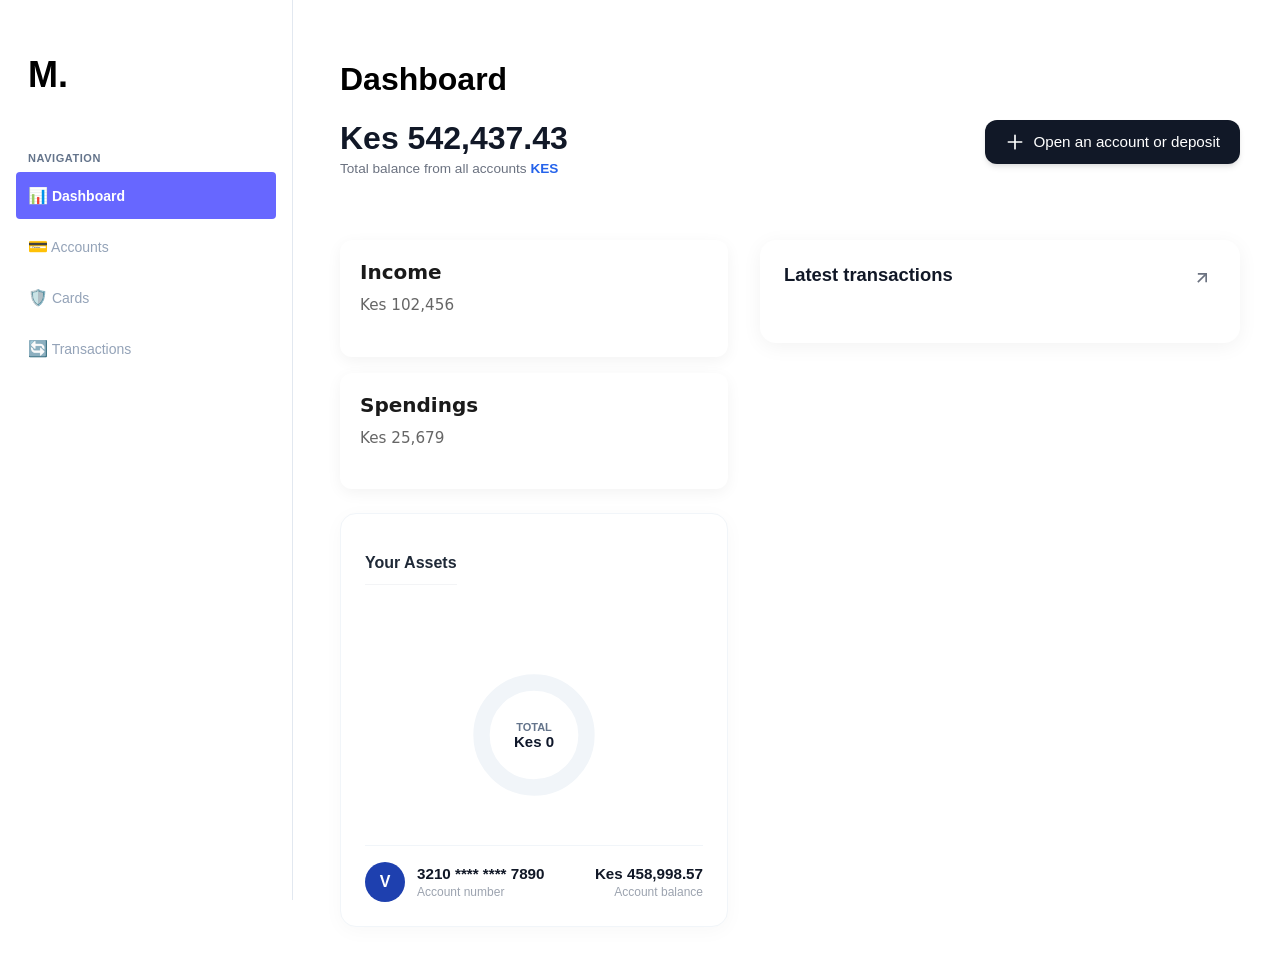
<file: index.html>
<!DOCTYPE html>
<html lang="en">

<head>
    <meta charset="UTF-8">
    <meta name="viewport" content="width=device-width, initial-scale=1.0">
    <title>Dashboard - Personal Finance Tracker</title>
    <link rel="stylesheet" href="style.css">
</head>

<body>

    <div class="app-container">
        <aside class="sidebar">
            <div class="sidebar-brand">
                <h2>M.</h2>
            </div>
            <div class="sidebar-menu">
                <span class="menu-category">Navigation</span>
                <div class="sidebar-links">
                    <a href="index.html">
                        <span class="icon">📊</span> Dashboard
                    </a>
                    <a href="accounts.html">
                        <span class="icon">💳</span> Accounts
                    </a>
                    <a href="cards.html">
                        <span class="icon">🛡️</span> Cards
                    </a>
                    <a href="transactions.html">
                        <span class="icon">🔄</span> Transactions
                    </a>
                </div>
            </div>
        </aside>

        <main class="content">
            <h1>Dashboard</h1>
            <div class="top-header-row">
                <div class="balance-container">
                    <h1 id="totalBalance" class="main-balance">Kes 542,437.43</h1>
                    <p class="balance-subtext">Total balance from all accounts <span class="currency-tag">KES</span></p>
                </div>
                <button class="action-btn" id="openModalBtn">
                    <svg xmlns="http://www.w3.org/2000/svg" class="btn-icon" fill="none" viewBox="0 0 24 24"
                        stroke="currentColor" stroke-width="2">
                        <path stroke-linecap="round" stroke-linejoin="round" d="M12 4v16m8-8H4" />
                    </svg>
                    <span>Open an account or deposit</span>
                </button>
            </div>

            <div class="dashboard-layout-grid">
                <!-- Left Column: Metrics & Assets -->
                <div class="left-column">
                    <div class="card-container">
                        <div class="cards">
                            <div class="card-amount">
                                <h3 class="card-title">Income</h3>
                                <p id="totalIncome" class="card-numerals">Kes 102,456</p>
                            </div>
                        </div>
                        <div class="cards">
                            <div class="card-amount">
                                <h3 class="card-title">Spendings</h3>
                                <p id="totalSpendings" class="card-numerals">Kes 25,679</p>
                            </div>
                        </div>
                    </div>

                    <div class="asset-card">
                        <div class="card-header">
                            <h3>Your Assets</h3>
                        </div>
                        <div class="chart-container"
                            style="display: flex; justify-content: center; align-items: center; height: 180px; position: relative;">
                            <svg viewBox="0 0 120 120" style="width: 140px; height: 140px; transform: rotate(-90deg);">
                                <!-- Background track -->
                                <circle cx="60" cy="60" r="45" fill="none" stroke="#f1f5f9" stroke-width="14"></circle>
                                <!-- Dynamic segments injected via JS -->
                                <g id="donutSegments"></g>
                            </svg>
                            <div
                                style="position: absolute; display: flex; flex-direction: column; align-items: center; justify-content: center; pointer-events: none;">
                                <span
                                    style="font-size: 11px; color: #64748b; font-weight: 600; text-transform: uppercase;">Total</span>
                                <span id="donutCenterTotal"
                                    style="font-size: 15px; font-weight: 700; color: #0f172a;">Kes 0</span>
                            </div>
                        </div>
                        <div class="card-footer">
                            <div class="account-info">
                                <div id="bankIcon" class="bank-icon">V</div>
                                <div>
                                    <p id="accountNumber" class="account-num">3210 **** **** 7890</p>
                                    <span class="account-label">Account number</span>
                                </div>
                            </div>
                            <div class="balance-info">
                                <p id="accountBalance" class="balance-amount">Kes 458,998.57</p>
                                <span class="account-label">Account balance</span>
                            </div>
                        </div>
                    </div>
                </div> <!-- End of left-column -->

                <!-- Right Column: Transactions Card -->
                <div class="right-column">
                    <div class="transaction-card">
                        <div class="card-header">
                            <h2>Latest transactions</h2>
                            <button class="icon-btn" aria-label="View all transactions">
                                <svg viewBox="0 0 24 24" width="20" height="20" fill="none" stroke="currentColor"
                                    stroke-width="2">
                                    <line x1="7" y1="17" x2="17" y2="7"></line>
                                    <polyline points="7 7 17 7 17 17"></polyline>
                                </svg>
                            </button>
                        </div>

                        <div class="date-group">
                            <!-- Dynamic records populate here -->
                        </div>
                    </div>
                </div>
            </div> <!-- End of dashboard-layout-grid -->
        </main>
    </div>

    <!-- Transaction Modal Form -->
    <div id="transactionModal" class="modal"
        style="display: none; position: fixed; top: 0; left: 0; width: 100%; height: 100%; background: rgba(0,0,0,0.5); justify-content: center; align-items: center; z-index: 1000;">
        <div class="modal-content"
            style="background: white; padding: 30px; border-radius: 12px; width: 400px; box-shadow: 0 4px 12px rgba(0,0,0,0.15);">
            <h3>Add New Transaction</h3>
            <form id="transactionForm" style="display: flex; flex-direction: column; gap: 15px; margin-top: 15px;">
                <div>
                    <label for="title" style="display: block; margin-bottom: 5px; font-size: 14px;">Title</label>
                    <input type="text" id="title" required
                        style="width: 100%; padding: 8px; border: 1px solid #ccc; border-radius: 6px;">
                </div>
                <div>
                    <label for="amount" style="display: block; margin-bottom: 5px; font-size: 14px;">Amount
                        (Kes)</label>
                    <input type="number" id="amount" step="0.01" required
                        style="width: 100%; padding: 8px; border: 1px solid #ccc; border-radius: 6px;">
                </div>
                <div>
                    <label for="type" style="display: block; margin-bottom: 5px; font-size: 14px;">Type</label>
                    <select id="type" style="width: 100%; padding: 8px; border: 1px solid #ccc; border-radius: 6px;">
                        <option value="positive">Income (Positive)</option>
                        <option value="negative">Expense (Negative)</option>
                    </select>
                </div>
                <div>
                    <label for="date" style="display: block; margin-bottom: 5px; font-size: 14px;">Date</label>
                    <input type="text" id="date" placeholder="e.g. 28 August, 3:00 PM" required
                        style="width: 100%; padding: 8px; border: 1px solid #ccc; border-radius: 6px;">
                </div>
                <div style="display: flex; justify-content: flex-end; gap: 10px; margin-top: 10px;">
                    <button type="button" id="closeModalBtn"
                        style="padding: 8px 15px; background: #e0e0e0; border: none; border-radius: 6px; cursor: pointer;">Cancel</button>
                    <button type="submit"
                        style="padding: 8px 15px; background: #6366f1; color: white; border: none; border-radius: 6px; cursor: pointer;">Save
                        Transaction</button>
                </div>
            </form>
        </div>
    </div>

    <script src="script.js"></script>
</body>

</html>
</file>
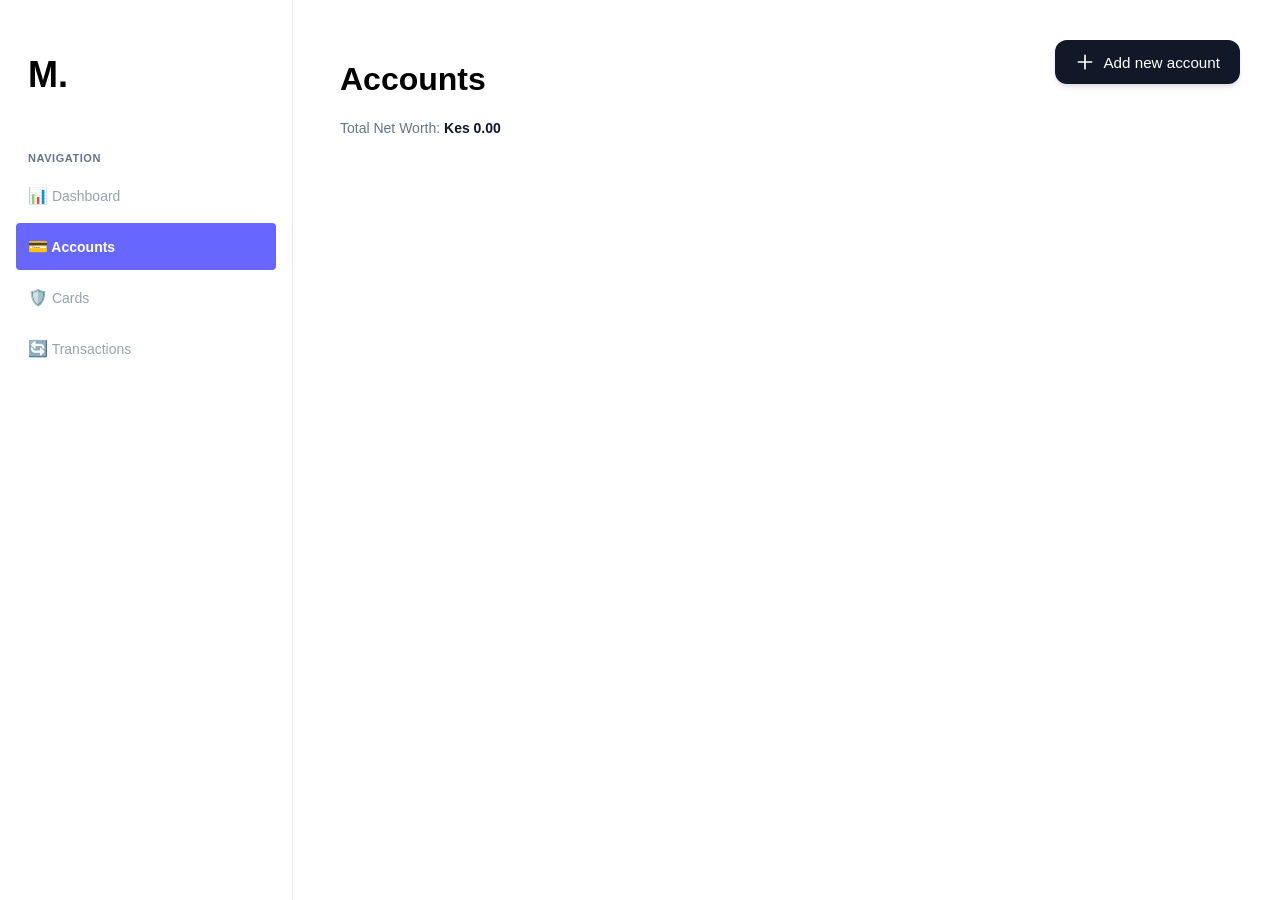
<file: accounts.html>
<!DOCTYPE html>
<html lang="en">

<head>
    <meta charset="UTF-8">
    <meta name="viewport" content="width=device-width, initial-scale=1.0">
    <title>Accounts - Personal Finance Tracker</title>
    <link rel="stylesheet" href="style.css">
</head>

<body>

    <div class="app-container">
        <aside class="sidebar">
            <div class="sidebar-brand">
                <h2>M.</h2>
            </div>
            <div class="sidebar-menu">
                <span class="menu-category">Navigation</span>
                <div class="sidebar-links">
                    <a href="index.html">
                        <span class="icon">📊</span> Dashboard
                    </a>
                    <a href="accounts.html">
                        <span class="icon">💳</span> Accounts
                    </a>
                    <a href="cards.html">
                        <span class="icon">🛡️</span> Cards
                    </a>
                    <a href="transactions.html">
                        <span class="icon">🔄</span> Transactions
                    </a>
                </div>
            </div>
        </aside>

        <main class="content">
            <div class="top-header-row" style="margin-bottom: 24px;">
                <div>
                    <h1>Accounts</h1>
                    <p style="color: #64748b; font-size: 14px; margin-top: 4px;">Total Net Worth: <strong
                            id="totalNetWorth" style="color: #0f172a;">Kes 0.00</strong></p>
                </div>
                <button class="action-btn" id="openAccountModalBtn">
                    <svg xmlns="http://www.w3.org/2000/svg" class="btn-icon" fill="none" viewBox="0 0 24 24"
                        stroke="currentColor" stroke-width="2" width="18" height="18">
                        <path stroke-linecap="round" stroke-linejoin="round" d="M12 4v16m8-8H4" />
                    </svg>
                    <span>Add new account</span>
                </button>
            </div>

            <div id="accountsListContainer" style="display: flex; flex-direction: column; gap: 16px;">
                <!-- Dynamic accounts will load here -->
            </div>
        </main>
    </div>

    <!-- Add Account Modal -->
    <div id="accountModal" class="modal"
        style="display: none; position: fixed; top: 0; left: 0; width: 100%; height: 100%; background: rgba(0,0,0,0.5); justify-content: center; align-items: center; z-index: 1000;">
        <div class="modal-content"
            style="background: white; padding: 30px; border-radius: 12px; width: 400px; box-shadow: 0 4px 12px rgba(0,0,0,0.15);">
            <h3>Add New Bank Account</h3>
            <form id="accountForm" style="display: flex; flex-direction: column; gap: 15px; margin-top: 15px;">
                <div>
                    <label for="accTitle" style="display: block; margin-bottom: 5px; font-size: 14px;">Account
                        Name</label>
                    <input type="text" id="accTitle" placeholder="e.g. Equity Bank Checking" required
                        style="width: 100%; padding: 8px; border: 1px solid #ccc; border-radius: 6px;">
                </div>
                <div>
                    <label for="accNumber" style="display: block; margin-bottom: 5px; font-size: 14px;">Account
                        Number</label>
                    <input type="text" id="accNumber" placeholder="e.g. 9841 **** **** 1234" required
                        style="width: 100%; padding: 8px; border: 1px solid #ccc; border-radius: 6px;">
                </div>
                <div>
                    <label for="accBalance" style="display: block; margin-bottom: 5px; font-size: 14px;">Initial Balance
                        (Kes)</label>
                    <input type="number" id="accBalance" step="0.01" required
                        style="width: 100%; padding: 8px; border: 1px solid #ccc; border-radius: 6px;">
                </div>
                <div style="display: flex; justify-content: flex-end; gap: 10px; margin-top: 10px;">
                    <button type="button" id="closeAccountModalBtn"
                        style="padding: 8px 15px; background: #e0e0e0; border: none; border-radius: 6px; cursor: pointer;">Cancel</button>
                    <button type="submit"
                        style="padding: 8px 15px; background: #6366f1; color: white; border: none; border-radius: 6px; cursor: pointer;">Save
                        Account</button>
                </div>
            </form>
        </div>
    </div>

    <script src="accounts.js"></script>
</body>

</html>
</file>
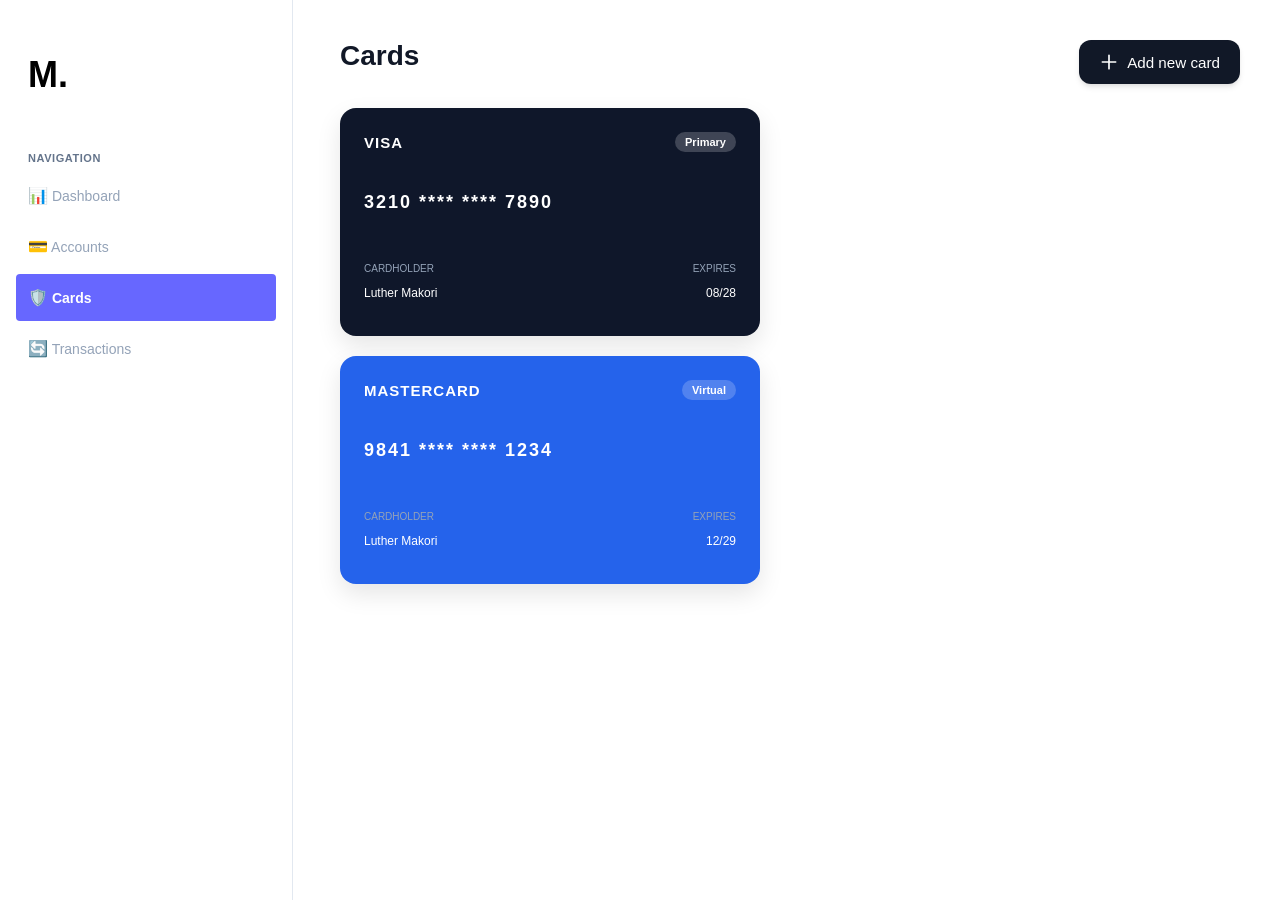
<file: cards.html>
<!DOCTYPE html>
<html lang="en">

<head>
    <meta charset="UTF-8">
    <meta name="viewport" content="width=device-width, initial-scale=1.0">
    <title>Cards - Personal Finance Tracker</title>
    <link rel="stylesheet" href="style.css">
</head>

<body>

    <div class="app-container">
        <aside class="sidebar">
            <div class="sidebar-brand">
                <h2>M.</h2>
            </div>
            <div class="sidebar-menu">
                <span class="menu-category">Navigation</span>
                <div class="sidebar-links">
                    <a href="index.html">
                        <span class="icon">📊</span> Dashboard
                    </a>
                    <a href="accounts.html">
                        <span class="icon">💳</span> Accounts
                    </a>
                    <a href="cards.html">
                        <span class="icon">🛡️</span> Cards
                    </a>
                    <a href="transactions.html">
                        <span class="icon">🔄</span> Transactions
                    </a>
                </div>
            </div>
        </aside>

        <main class="content">
            <div class="top-header-row" style="margin-bottom: 24px;">
                <h1>Cards</h1>
                <button class="action-btn" id="openCardModalBtn">
                    <svg xmlns="http://www.w3.org/2000/svg" class="btn-icon" fill="none" viewBox="0 0 24 24"
                        stroke="currentColor" stroke-width="2" width="18" height="18">
                        <path stroke-linecap="round" stroke-linejoin="round" d="M12 4v16m8-8H4" />
                    </svg>
                    <span>Add new card</span>
                </button>
            </div>

            <div id="cardsListContainer" style="display: flex; flex-direction: column; gap: 20px; max-width: 420px;">
                <!-- Dynamic cards render here -->
            </div>
        </main>
    </div>

    <!-- Add Card Modal -->
    <div id="cardModal" class="modal"
        style="display: none; position: fixed; top: 0; left: 0; width: 100%; height: 100%; background: rgba(0,0,0,0.5); justify-content: center; align-items: center; z-index: 1000;">
        <div class="modal-content"
            style="background: white; padding: 30px; border-radius: 12px; width: 400px; box-shadow: 0 4px 12px rgba(0,0,0,0.15);">
            <h3>Add New Payment Card</h3>
            <form id="cardForm" style="display: flex; flex-direction: column; gap: 15px; margin-top: 15px;">
                <div>
                    <label for="cardBrand" style="display: block; margin-bottom: 5px; font-size: 14px;">Card Type /
                        Brand</label>
                    <input type="text" id="cardBrand" placeholder="e.g. VISA / MASTERCARD" required
                        style="width: 100%; padding: 8px; border: 1px solid #ccc; border-radius: 6px;">
                </div>
                <div>
                    <label for="cardNum" style="display: block; margin-bottom: 5px; font-size: 14px;">Card Number (Last
                        4 visible)</label>
                    <input type="text" id="cardNum" placeholder="e.g. 4821 **** **** 9012" required
                        style="width: 100%; padding: 8px; border: 1px solid #ccc; border-radius: 6px;">
                </div>
                <div>
                    <label for="cardExpiry" style="display: block; margin-bottom: 5px; font-size: 14px;">Expiry
                        Date</label>
                    <input type="text" id="cardExpiry" placeholder="e.g. 09/29" required
                        style="width: 100%; padding: 8px; border: 1px solid #ccc; border-radius: 6px;">
                </div>
                <div>
                    <label for="cardTypeLabel" style="display: block; margin-bottom: 5px; font-size: 14px;">Label
                        Tag</label>
                    <select id="cardTypeLabel"
                        style="width: 100%; padding: 8px; border: 1px solid #ccc; border-radius: 6px;">
                        <option value="Primary">Primary</option>
                        <option value="Virtual">Virtual</option>
                    </select>
                </div>
                <div style="display: flex; justify-content: flex-end; gap: 10px; margin-top: 10px;">
                    <button type="button" id="closeCardModalBtn"
                        style="padding: 8px 15px; background: #e0e0e0; border: none; border-radius: 6px; cursor: pointer;">Cancel</button>
                    <button type="submit"
                        style="padding: 8px 15px; background: #6366f1; color: white; border: none; border-radius: 6px; cursor: pointer;">Save
                        Card</button>
                </div>
            </form>
        </div>
    </div>

    <script src="cards.js"></script>
</body>

</html>
</file>
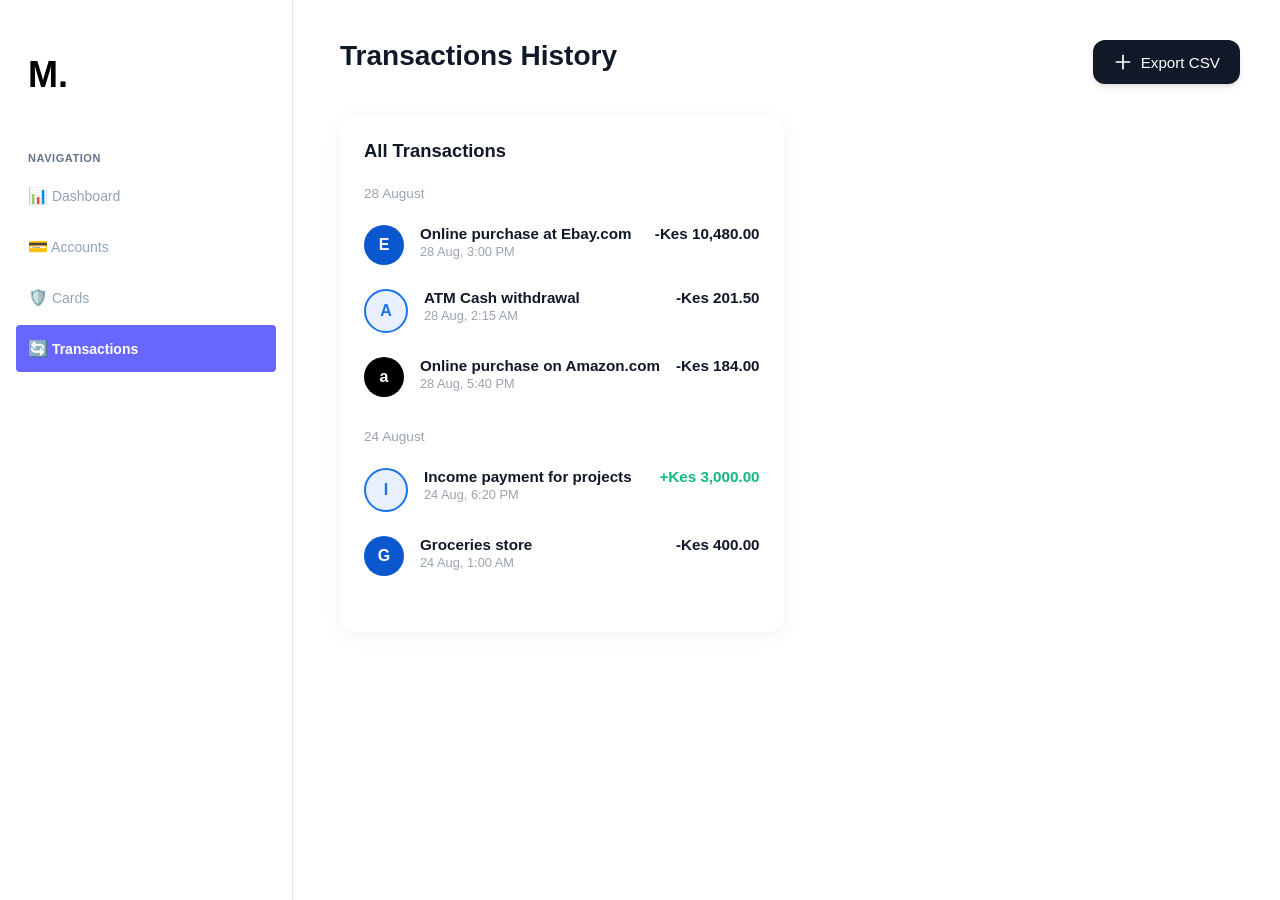
<file: transactions.html>
<!DOCTYPE html>
<html lang="en">

<head>
    <meta charset="UTF-8">
    <meta name="viewport" content="width=device-width, initial-scale=1.0">
    <title>Transactions - Personal Finance Tracker</title>
    <link rel="stylesheet" href="style.css">
</head>

<body>

    <div class="app-container">
        <!-- Sidebar Navigation -->
        <aside class="sidebar">
            <div class="sidebar-brand">
                <h2>M.</h2>
            </div>
            <div class="sidebar-menu">
                <span class="menu-category">Navigation</span>
                <div class="sidebar-links">
                    <a href="index.html">
                        <span class="icon">📊</span> Dashboard
                    </a>
                    <a href="accounts.html">
                        <span class="icon">💳</span> Accounts
                    </a>
                    <a href="cards.html">
                        <span class="icon">🛡️</span> Cards
                    </a>
                    <a href="transactions.html">
                        <span class="icon">🔄</span> Transactions
                    </a>
                </div>
            </div>
        </aside>

        <!-- Main Content Area -->
        <main class="content">
            <div class="top-header-row">
                <h1>Transactions History</h1>
                <button id="exportCsvBtn" class="action-btn">
                    <svg xmlns="http://www.w3.org/2000/svg" class="btn-icon" fill="none" viewBox="0 0 24 24"
                        stroke="currentColor" stroke-width="2">
                        <path stroke-linecap="round" stroke-linejoin="round" d="M12 4v16m8-8H4" />
                    </svg>
                    <span>Export CSV</span>
                </button>
            </div>

            <!-- Transactions Layout Grid -->
            <div class="dashboard-layout-grid">
                <div class="left-column" style="width: 100%;">
                    <div class="transaction-card" style="max-width: 100%;">
                        <div class="card-header">
                            <h2>All Transactions</h2>
                        </div>

                        <!-- Date Group 1 -->
                        <div class="date-group">
                            <div class="group-date">28 August</div>
                            <div class="transaction-item">
                                <div class="item-icon bg-blue">E</div>
                                <div class="item-details">
                                    <p class="item-title">Online purchase at Ebay.com</p>
                                    <p class="item-time">28 Aug, 3:00 PM</p>
                                </div>
                                <div class="item-amount negative">-Kes 10,480.00</div>
                            </div>
                            <div class="transaction-item">
                                <div class="item-icon bg-blue-light">A</div>
                                <div class="item-details">
                                    <p class="item-title">ATM Cash withdrawal</p>
                                    <p class="item-time">28 Aug, 2:15 AM</p>
                                </div>
                                <div class="item-amount negative">-Kes 201.50</div>
                            </div>
                            <div class="transaction-item">
                                <div class="item-icon bg-black">a</div>
                                <div class="item-details">
                                    <p class="item-title">Online purchase on Amazon.com</p>
                                    <p class="item-time">28 Aug, 5:40 PM</p>
                                </div>
                                <div class="item-amount negative">-Kes 184.00</div>
                            </div>
                        </div>

                        <!-- Date Group 2 -->
                        <div class="date-group">
                            <div class="group-date">24 August</div>
                            <div class="transaction-item">
                                <div class="item-icon bg-blue-light">I</div>
                                <div class="item-details">
                                    <p class="item-title">Income payment for projects</p>
                                    <p class="item-time">24 Aug, 6:20 PM</p>
                                </div>
                                <div class="item-amount positive">+Kes 3,000.00</div>
                            </div>
                            <div class="transaction-item">
                                <div class="item-icon bg-blue">G</div>
                                <div class="item-details">
                                    <p class="item-title">Groceries store</p>
                                    <p class="item-time">24 Aug, 1:00 AM</p>
                                </div>
                                <div class="item-amount negative">-Kes 400.00</div>
                            </div>
                        </div>
                    </div>
                </div>
            </div>
        </main>
    </div>
    <script src="script.js"></script>
</body>

</html>
</file>
<file: style.css>
body {
    margin: 0;
    font-family: sans-serif;
}

.app-container {
    display: flex;
}

.dashboard-layout-grid {
    display: grid;
    grid-template-columns: 1fr 480px;
    gap: 2rem;
    align-items: start;
}

.menu-category {
    font-size: 11px;
    text-transform: uppercase;
    letter-spacing: 0.05em;
    color: #64748b;
    /* Keep category label subtle */
    padding-left: 12px;
    margin-bottom: 8px;
    display: block;
    font-weight: 600;
}

.sidebar {
    width: 260px;
    background-color: #ffffff;
    /* Light background */
    border-right: 1px solid #e2e8f0;
    padding: 24px 16px;
    display: flex;
    flex-direction: column;
    gap: 32px;
    position: fixed;
    top: 0;
    bottom: 0;
    left: 0;
}

.sidebar-menu a {
    color: #000000;
}

.sidebar-brand h2 {
    font-size: 24px;
    font-weight: 800;
    color: #000000;
    /* Sets the brand text color to black */
    padding-left: 12px;
}

.sidebar-links a {
    display: flex;
    align-items: center;
    gap: 12px;
    padding: 10px 12px;
    border-radius: 8px;
    color: #000000;
    /* Black text for sidebar links */
    text-decoration: none;
    font-size: 14px;
    font-weight: 500;
    transition: all 0.2s ease;
}

.sidebar-links a:hover {
    background-color: #f1f5f9;
    color: #000000;
}

.sidebar-links a.active {
    background-color: #e0e7ff;
    color: #4f46e5;
    /* Accent color for active link text */
    font-weight: 600;
}

.sidebar h1 {
    font-size: 2.5rem;
    margin-bottom: 5rem;
}

.sidebar h2 {
    font-size: 1rem;
    margin-bottom: 1.5rem;
}

.sidebar-links {
    display: flex;
    flex-direction: column;
    gap: 4px;
}

.sidebar-links a {
    display: flex;
    align-items: center;
    gap: 12px;
    padding: 10px 12px;
    border-radius: 8px;
    color: #ffffff;
    /* Changed text color to white for contrast against black */
    text-decoration: none;
    font-size: 14px;
    font-weight: 500;
    transition: all 0.2s ease;
}

.sidebar-links a:hover {
    background-color: #f1f5f9;
    color: #0f172a;
}

.sidebar-links a.active {
    background-color: #e0e7ff;
    color: #4f46e5;
    font-weight: 600;
}

.sidebar a {
    color: #94a3b8;
    text-decoration: none;
    display: block;
    padding: 14px 12px;
    border-radius: 4px;
}

.sidebar-links a .icon {
    font-size: 16px;
}

.sidebar a:hover,
.sidebar a.active {
    color: #fff;
    background-color: rgb(103, 103, 255);
}

.sidebar-brand h2 {
    font-size: 36px;
    font-weight: 800;
    color: #ffffff;
    /* Make the 'P.' brand text white too */
    padding-left: 12px;
}

.action-btn {
    display: inline-flex;
    align-items: center;
    justify-content: center;
    gap: 0.5rem;
    /* Creates space between the icon and text */
    background-color: #111827;
    /* Sleek dark charcoal/slate */
    color: #ffffff;
    font-weight: 500;
    font-size: 0.95rem;
    padding: 0.75rem 1.25rem;
    border-radius: 0.75rem;
    /* rounded-xl equivalent */
    border: none;
    cursor: pointer;
    box-shadow: 0 4px 6px -1px rgba(0, 0, 0, 0.1), 0 2px 4px -1px rgba(0, 0, 0, 0.06);
    transition: background-color 0.2s ease, transform 0.1s ease;
}

.action-btn:hover {
    transform: translateY(-5px);
    box-shadow: 0 8px 25px rgba(0, 0, 0, 0.15);
}

.action-btn:active {
    transform: scale(0.98);
}

.btn-icon {
    width: 1.25rem;
    height: 1.25rem;
    stroke: currentColor;
}

.content {
    margin-left: 300px;
    padding: 40px;
    width: calc(100% - 300px);
    box-sizing: border-box;
}

.top-div {
    display: flex;
    flex-direction: row;
    gap: 600px;
    margin-bottom: 1.5rem;
}

.top-div h1 {
    font-size: 1.5rem;
    color: #10b981;
}

.cards:hover {
    transform: translateY(-5px);
    box-shadow: 0 8px 25px rgba(0, 0, 0, 0.15);
}

.card-title {
    margin: 0 0 10px 0;
    font-size: 1.25rem;
    color: #1a1a1a;
    font-weight: 600;
}

.card-numerals {
    margin: 0 0 20px 0;
    font-size: 0.95rem;
    color: #666666;
    line-height: 1.5;
}

.card-amount {
    padding: 20px;
}

/* Card Core Shell */
.transaction-card {
    width: 100%;
    max-width: 480px;
    background-color: #ffffff;
    border-radius: 1rem;
    padding: 1.5rem;
    font-family: -apple-system, BlinkMacSystemFont, "Segoe UI", Roboto, sans-serif;
    box-shadow: 0 4px 20px rgba(0, 0, 0, 0.05);
    box-sizing: border-box;
    transition: transform 0.3s ease, box-shadow 0.3s ease;
    margin-bottom: 3rem;
}

/* Header Flex Row */
.card-header {
    display: flex;
    justify-content: space-between;
    align-items: left;
    margin-bottom: 1.5rem;
}

.card-header h2 {
    font-size: 1.15rem;
    font-weight: 700;
    color: #111827;
    margin: 0;
}

.icon-btn {
    background: transparent;
    border: none;
    color: #6b7280;
    cursor: pointer;
    padding: 4px;
    border-radius: 4px;
}

.icon-btn:hover {
    color: #111827;
}

/* Date Label Rows */
.date-group {
    margin-bottom: 1.25rem;
}

.group-date {
    font-size: 0.85rem;
    font-weight: 500;
    color: #9ca3af;
    margin-bottom: 0.75rem;
}

/* Row-by-Row Layout Flexbox */
.transaction-item {
    display: flex;
    align-items: right;
    padding: 0.75rem 0;
    gap: 1rem;
}

/* Left Circular Badges */
.item-icon {
    width: 40px;
    height: 40px;
    border-radius: 50%;
    display: flex;
    align-items: center;
    justify-content: center;
    font-weight: bold;
    flex-shrink: 0;
}

/* Base Badge Color Utility Variants */
.bg-blue {
    background-color: #0b57d0;
    color: #fff;
}

.bg-blue-light {
    background-color: #e8f0fe;
    color: #1a73e8;
    border: 2px solid #1a73e8;
}

.bg-black {
    background-color: #000000;
    color: #fff;
}

/* Mid Text Info Blocks */
.item-details {
    flex-grow: 1;
    min-width: 0;
}

.item-title {
    font-size: 0.95rem;
    font-weight: 600;
    color: #111827;
    margin: 0 0 2px 0;
    white-space: nowrap;
    overflow: hidden;
    text-overflow: ellipsis;
    cursor: pointer;
    /* Smart clipping for long vendor strings */
}

.item-time {
    font-size: 0.8rem;
    color: #9ca3af;
    margin: 0;
}

/* Right Align Ledger Pricing Data */
.item-amount {
    font-size: 0.95rem;
    font-weight: 700;
    text-align: right;
    white-space: nowrap;
}

.item-amount.negative {
    color: #111827;
    /* Or switch to an active hex code like #ef4444 */
}

.item-amount.positive {
    color: #10b981;
    /* Standard accounting UI green text */
}

.transaction-card:hover {
    transform: translateY(-5px);
    box-shadow: 0 8px 25px rgba(0, 0, 0, 0.15);
}

/* Your ASSET Chart*/

.asset-card:hover {
    transform: translateY(-5px);
    box-shadow: 0 8px 12px rgba(0, 0, 0, 0.05);
}

.card-header h3 {
    font-size: 1rem;
    font-weight: 600;
    color: #1f2937;
    margin-bottom: 1rem;
    border-bottom: 1px solid #f3f4f6;
    padding-bottom: 0.75rem;
}

.chart-container {
    position: relative;
    height: 180px;
    width: 100%;
}

.line-chart {
    width: 100%;
    height: 100%;
    overflow: visible;
}

.chart-tooltip {
    position: absolute;
    top: 10px;
    /* Positions it nicely inside the top section of the card */
    left: 50%;
    transform: translateX(-50%);
    background: #ffffff;
    padding: 0.4rem 0.75rem;
    border-radius: 8px;
    box-shadow: 0 4px 12px rgba(0, 0, 0, 0.15);
    display: none;
    /* Hidden until mouse moves over */
    flex-direction: column;
    pointer-events: none;
    z-index: 10;
}

.tooltip-time {
    font-size: 0.7rem;
    color: #9ca3af;
}

.tooltip-value {
    font-size: 0.9rem;
    font-weight: 700;
    color: #111827;
}

.card-footer {
    display: flex;
    justify-content: space-between;
    align-items: center;
    border-top: 1px solid #f1f5f9;
    padding-top: 16px;
}

.account-info {
    display: flex;
    align-items: center;
    gap: 0.75rem;
}

.bank-icon {
    width: 40px;
    height: 40px;
    background-color: #1e40af;
    color: #ffffff;
    border-radius: 50%;
    display: flex;
    align-items: center;
    justify-content: center;
    font-weight: 700;
    font-size: 16px;
}

.account-num,
.balance-amount {
    font-size: 0.95rem;
    font-weight: 600;
    color: #111827;
    margin: 0;
}

.account-label {
    font-size: 0.75rem;
    color: #9ca3af;
}

.balance-info {
    text-align: right;
}

/* Balance Header Subtext Styling */
.balance-container {
    margin-bottom: 2rem;
}

.main-balance {
    font-size: 2rem;
    font-weight: 700;
    color: #111827;
    margin: 0 0 4px 0;
}

.balance-subtext {
    font-size: 0.85rem;
    color: #6b7280;
    margin: 0;
}

.currency-tag {
    font-weight: 600;
    color: #2563eb;
}

/* Fix Card Grid Widths to match layout */
.card-container {
    display: flex;
    flex-direction: row;
    flex-wrap: wrap;
    gap: 1rem;
    padding: 0;
    margin-bottom: 1.5rem;
    align-items: flex-start;
}

.cards {
    flex: 1;
    min-width: 200px;
    background-color: #ffffff;
    border-radius: 12px;
    overflow: hidden;
    box-shadow: 0 4px 15px rgba(0, 0, 0, 0.05);
    transition: transform 0.3s ease, box-shadow 0.3s ease;
    font-family: system-ui, -apple-system, sans-serif;
    margin-bottom: 0;
}

.asset-card {
    background: #ffffff;
    border-radius: 16px;
    padding: 24px;
    box-shadow: 0 4px 20px rgba(0, 0, 0, 0.03);
    border: 1px solid #f1f5f9;
    display: flex;
    flex-direction: column;
    gap: 20px;
}

.top-header-row {
    display: flex;
    justify-content: space-between;
    align-items: flex-start;
    margin-bottom: 2rem;
}

.top-header-row>h1 {
    font-size: 1.75rem;
    font-weight: 700;
    color: #111827;
    margin: 0;
}

.sidebar h1,
.sidebar h2 {
    color: #000000 !important;
}
</file>
